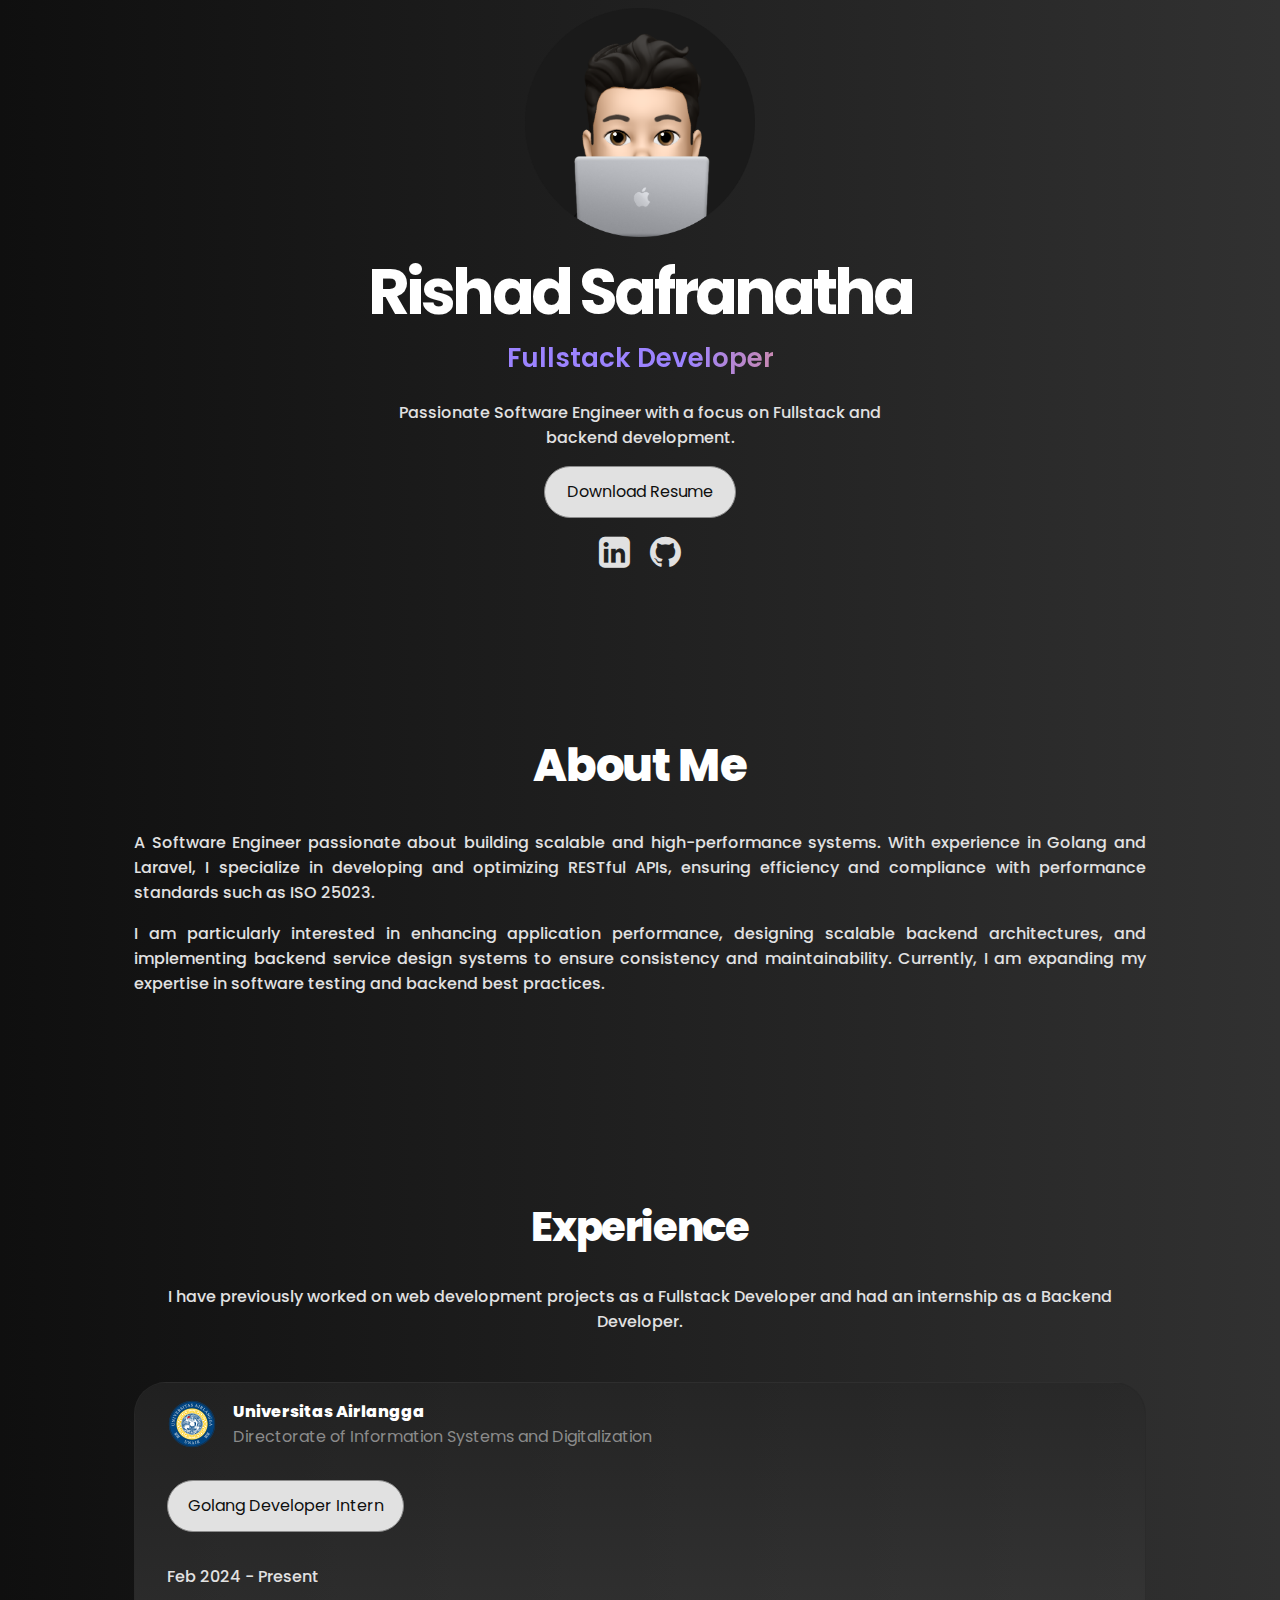
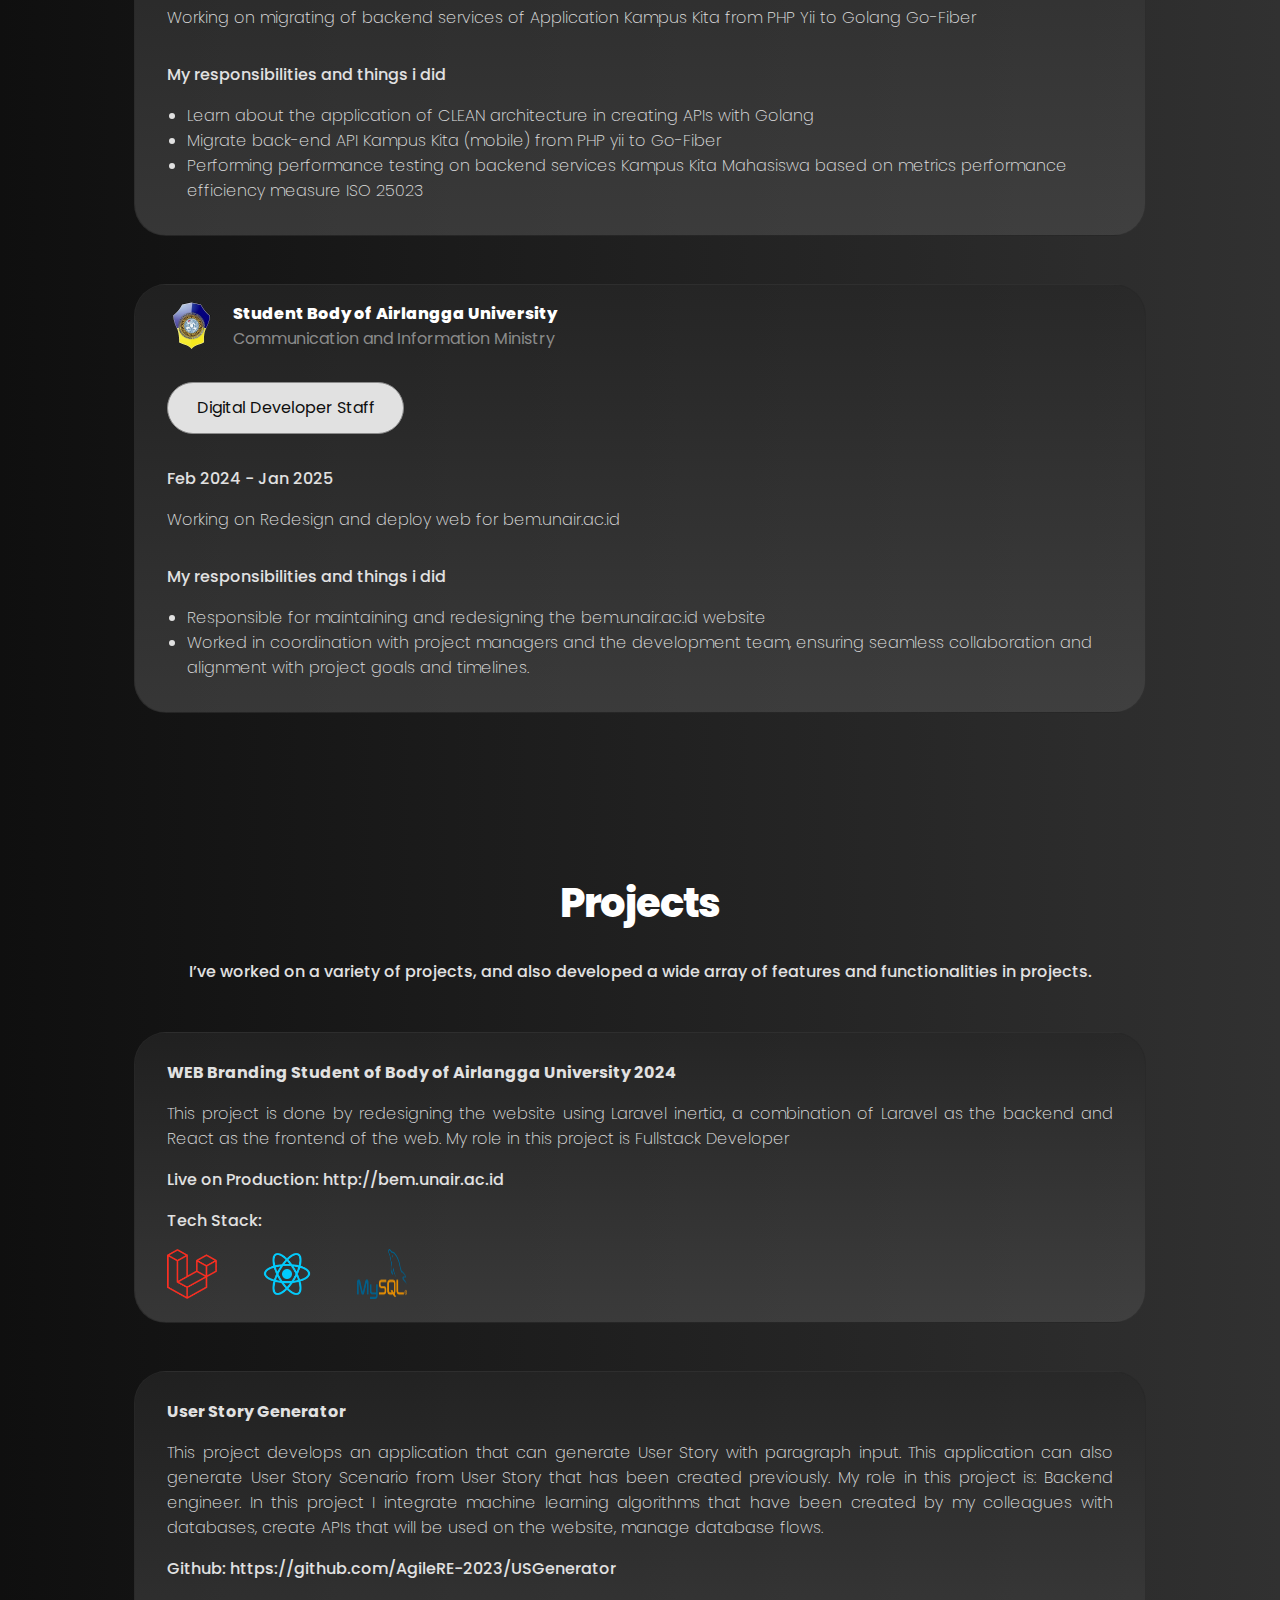
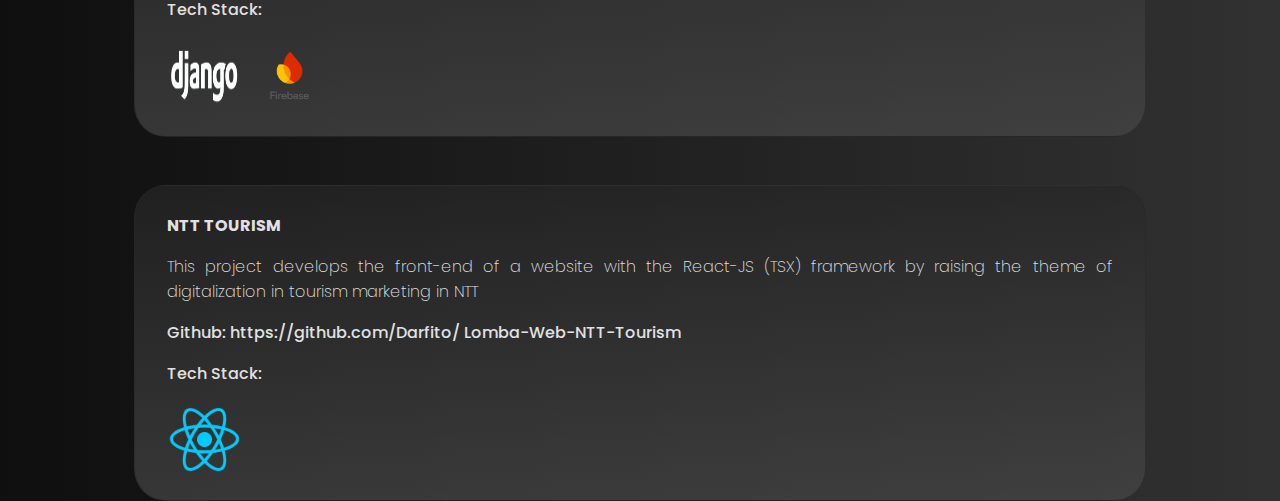
<file: index.html>
<!DOCTYPE html>
<html lang="en">
  <head>
    <meta charset="UTF-8" />
    <meta name="viewport" content="width=device-width, initial-scale=1.0" />
    <link rel="stylesheet" href="./index.css" />
    <link rel="stylesheet" href="https://cdnjs.cloudflare.com/ajax/libs/font-awesome/4.7.0/css/font-awesome.min.css">
    <title>Portfolio Web Rishad</title>
  </head>
  <body>
    <div class="herosection">
      <div class="nama">
        <img class="imgHero" src="./assets/Me.png" alt="" />
        <h1>Rishad Safranatha</h1>
        <h2 class="position">Fullstack Developer</h2>
        <p>
          Passionate Software Engineer with a focus on Fullstack and backend
          development. 
        </p>
      </div>
      <a href="https://drive.google.com/file/d/1zSX6QaRSvVbNTtlCmKvnaLscLuWtD4Uf/view?usp=sharing">
        <div class="downloadResume">
          <p>Download Resume</p>
        </div>

      </a>
      <div class="sosmed">
        <a href="https://www.linkedin.com/in/rishad-safranatha/"><i class="fa fa-linkedin-square" style="font-size:36px"></i></a>
        <a href="https://github.com/safranatha"><i class="fa fa-brands fa-github" style="font-size:36px; padding-left: 1rem;"></i></a>
      </div>
    </div>

    <div class="aboutmeSection">
      <div class="aboutme">
        <h1>About Me</h1>
      </div>
      <div class="aboutmeText">
        <p>
          A Software Engineer passionate about building scalable and
          high-performance systems. With experience in Golang and Laravel, I
          specialize in developing and optimizing RESTful APIs, ensuring
          efficiency and compliance with performance standards such as ISO
          25023.
        </p>
        <p>
          I am particularly interested in enhancing application performance,
          designing scalable backend architectures, and implementing backend
          service design systems to ensure consistency and maintainability.
          Currently, I am expanding my expertise in software testing and backend
          best practices.
        </p>
      </div>
    </div>

    <br />

    <div class="experienceSection">
      
      <div class="experienceTitle">
        <h1>Experience</h1>
      </div>


      <div class="experience">
        <p class="experienceText">
          I have previously worked on web development projects as a Fullstack
          Developer and had an internship as a Backend Developer.
        </p>

        <div class="experience1">
          <div class="experienceOrganization">
            <div class="logoOrg">
              <img src="./assets/Logo-Branding-UNAIR-biru.png" alt="" />
            </div>
            <div class="nameOrg">
              <h1>Universitas Airlangga</h1>
              <p>Directorate of Information Systems and Digitalization</p>
            </div>
          </div>
          <div class="experienceRole">
            <p>Golang Developer Intern</p>
          </div>
          <div class="experienceDetail">
            <div class="experienceDetailDate">
              <p>Feb 2024 - Present</p>
            </div>
            <div class="experienceDetailWork">
              <p>
                Working on migrating of backend services of Application
                Kampus Kita from PHP Yii to Golang Go-Fiber
              </p>
            </div>
            <div class="experienceDetailResponsibility">
              <p class="responsibilityTitle">
                My responsibilities and things i did
              </p>
              <ul class="responsibilityList">
                <li>
                  Learn about the application of CLEAN architecture in creating
                  APIs with Golang
                </li>
                <li>
                  Migrate back-end API Kampus Kita (mobile) from PHP yii to
                  Go-Fiber
                </li>
                <li>
                  Performing performance testing on backend services Kampus Kita
                  Mahasiswa based on metrics performance efficiency measure ISO
                  25023
                </li>
              </ul>
            </div>
          </div>
        </div>

        <div class="experience1">
          <div class="experienceOrganization">
            <div class="logoOrg">
              <img src="./assets/bem.png" alt="" />
            </div>
            <div class="nameOrg">
              <h1>Student Body of Airlangga University</h1>
              <p>
                Communication and Information Ministry</p>
            </div>
          </div>
          <div class="experienceRole">
            <p>Digital Developer Staff</p>
          </div>
          <div class="experienceDetail">
            <div class="experienceDetailDate">
              <p>Feb 2024 - Jan 2025</p>
            </div>
            <div class="experienceDetailWork">
              <p>
                Working on Redesign and deploy web for bem.unair.ac.id
              </p>
            </div>
            <div class="experienceDetailResponsibility">
              <p class="responsibilityTitle">
                My responsibilities and things i did
              </p>
              <ul class="responsibilityList">
                <li>
                  Responsible for maintaining and redesigning the bem.unair.ac.id website
                </li>
                <li>
                  Worked in coordination with project managers and the development team, ensuring seamless collaboration and alignment with project goals and timelines.
                </li>
              </ul>
            </div>
          </div>
        </div>


      </div>

    </div>

    <div class="projectSection">
      <div class="projectTitle">
        <h1>Projects</h1>
      </div>

      <div class="projects">
        <p class="experienceText">
          I’ve worked on a variety of projects, and also developed a wide array of features and functionalities in projects.
        </p>

        <div class="project1">
          <!-- nama project -->
          <h1>WEB Branding Student of Body of Airlangga University 2024</h1>
          <p>This project is done by redesigning the website using Laravel inertia, a combination of Laravel as the backend and React as the frontend of the web. My role in this project is Fullstack Developer</p>
          <p style="text-align: left; font-weight: 500;">Live on Production: <a href="http://bem.unair.ac.id">http://bem.unair.ac.id</a></p>
          <p style="font-weight: 500;">Tech Stack:</p>
          <div class="projectTechstackWrap">
            <div class="projectTechstack1"><img src="assets/laravel.png" alt=""></div>
            <div class="projectTechstack2"><img src="assets/react.png" alt=""></div>
            <div class="projectTechstack3"><img src="assets/sql.png" alt=""></div>
          </div>
        </div>

        <div class="project1">
          <!-- nama project -->
          <h1>User Story Generator</h1>
          <p>This project develops an application that can generate User Story with paragraph input. This application can also generate User Story Scenario from User Story that has been created previously. My role in this project is: Backend engineer. In this project I integrate machine learning algorithms that have been created by my colleagues with databases, create APIs that will be used on the website, manage database flows.</p>
          <p style="text-align: left; font-weight: 500;">Github: <a href="
            https://github.com/AgileRE-2023/USGenerator">https://github.com/AgileRE-2023/USGenerator</a></p>
          <p style="font-weight: 500;">Tech Stack:</p>
          <div class="projectTechstackWrap1">
            <div class="projectTechstack1"><img src="assets/django.png" alt="" style="width: 75px; height: 75px;"></div>
            <div class="projectTechstack2"><img src="assets/firebase.png" alt="" style="width: 75px; height: 75px;"></div>
          </div>
        </div>
        
        <div class="project1">
          <!-- nama project -->
          <h1>NTT TOURISM</h1>
          <p>This project develops the front-end of a website with the React-JS (TSX) framework by raising the theme of digitalization in tourism marketing in NTT</p>
          <p style="text-align: left; font-weight: 500;">Github: <a href="
            https://github.com/Darfito/Lomba-Web-NTT-Tourism">https://github.com/Darfito/
            Lomba-Web-NTT-Tourism</a></p>
          <p style="font-weight: 500;">Tech Stack:</p>
          <div class="projectTechstackWrap1">
            <div class="projectTechstack1"><img src="assets/react.png" alt="" style="width: 75px; height: 75px;"></div>
            <!-- <div class="projectTechstack2"><img src="assets/firebase.png" alt="" style="width: 75px; height: 75px;"></div> -->
          </div>
        </div>


      </div>

    </div>

    <!-- <div class="footer">
      <h1>Lets get in touch</h1>
      <p>Open for collaboration or freelance work, you can contact me at</p>
      <div class="sosmedWrap">
        <div class="sosmed">Email: safranatha@gmail.com</div>
        <div class="sosmed">Linkedin: https://www.linkedin.com/in/rishad-safranatha/</div>
        <div class="sosmed">Github: https://github.com/safranatha</div>
      </div>
    </div> -->

  </body>
</html>
</file>
<file: index.css>
@import url('https://fonts.googleapis.com/css2?family=Poppins:ital,wght@0,100;0,200;0,300;0,400;0,500;0,600;0,700;0,800;0,900;1,100;1,200;1,300;1,400;1,500;1,600;1,700;1,800;1,900&display=swap');

body {
    /* background-color: #0F0F0F; */
    background-image: linear-gradient(to right, #0F0F0F , #313131);
    /* background-image: url('./bg2.jpg');
    background-size: 100%;
    background-repeat: no-repeat; */
    /* background-attachment: fixed; */
    background-size: cover;
    color: #E1E1E1;
    font-family: 'Poppins';
    text-align: center;
    /* width: 100vw; */
    height: 100vh;
}

/* p{
    color: #000;
} */

a{
    text-decoration: none;
}

/* start mobile first */

/* hero css */
.downloadResume {
    border: #8b8b8b 1px solid;
    background-color: #E1E1E1;
    border-radius: 3rem;
    width: 190px;
    height: 50px;
    display: flex;
    align-items: center;
    justify-content: center;
    margin-top: 1rem;
    color: #0F0F0F;
}

.sosmed{
    margin-top: 1rem;
}

.sosmed a{
    color: #E1E1E1;
}

.downloadResume p {
    margin: 0;
}

.nama img {
    width: 229.059px;
    height: 229.059px;
    flex-shrink: 0;
}

.nama p {
    margin: 0px;
    font-size: 16px;
    font-style: normal;
    font-weight: 500;
    line-height: normal;
    width: 80%;
    margin-left: auto;
    margin-right: auto;
    /* text-align: justify; */
}

.nama h1 {
    color: #FFF;
    font-size: 40px;
    font-style: normal;
    font-weight: 700;
    line-height: normal;
    letter-spacing: -3.805px;
    margin: 0;
    margin-left: 1rem;
    margin-right: 1rem;
}

.nama h2 {
    margin-top: 0;
}

.position {
    background: linear-gradient(95deg, #9C83FF 57.09%, #FF9051 87.74%);
    background-clip: text;
    -webkit-background-clip: text;
    -webkit-text-fill-color: transparent;
    font-style: normal;
    font-weight: 600;
    line-height: normal;
    margin-left: 1rem;
    font-size: 26.107px;
    margin-right: 1rem;
}

.herosection {
    display: flex;
    flex-direction: column;
    align-items: center;
}

/* end hero css */

/* About me css*/
.aboutmeSection{
    margin-top: 10rem;
}

.aboutme h1 {
    color: #FFF;
    /* font-family: Inter; */
    font-size: 40px;
    font-style: normal;
    font-weight: 800;
    line-height: normal;
    letter-spacing: -1.35px;
}


.aboutmeText {
    width: 80%;
    margin-left: auto;
    margin-right: auto;
}


.aboutmeText p {
    text-align: justify;
    /* font-family: Inter; */
    font-size: 16px;
    font-style: normal;
    font-weight: 500;
    line-height: normal;
}

/* end About me css */

/* experience section */
.experienceSection {
    margin-top: 10rem;
}

.experienceTitle h1 {
    color: #FFF;
    text-align: center;
    /* font-family: Inter; */
    font-size: 40px;
    font-style: normal;
    font-weight: 800;
    line-height: normal;
    letter-spacing: -1.35px;
}

.experience {
    text-align: justify;
    width: 80%;
    margin-left: auto;
    margin-right: auto;
}

.experienceText{
    font-weight: 500;
    text-align: justify;
}

/* .experience {
    margin: 0;
    margin-top: 3rem;
    text-align: left;

} */

.experienceOrganization {
    display: flex;
    text-align: left;

}

.nameOrg {
    margin-left: 1rem;
}

.nameOrg p {
    margin: 0px;
    color: #8b8b8b;
}

.nameOrg h1 {
    color: #FFF;
    /* text-align: center; */
    /* font-family: Inter; */
    font-size: 16px;
    font-style: normal;
    font-weight: 800;
    line-height: normal;
    margin: 0;
}


.experienceOrganization img {
    width: 50px;
    height: 50px;
}

.experienceRole {
    border: #8b8b8b 1px solid;
    background-color: #E1E1E1;
    border-radius: 3rem;
    width: 235px;
    height: 50px;
    display: flex;
    align-items: center;
    justify-content: center;
    margin-top: 1.5rem;
    color: #0F0F0F;
}

.experienceRole p {
    margin: 0;
}

.experienceDetailDate p{
    margin-top: 2rem;
    margin-bottom: 1rem;
    font-weight: 500;
}

.experienceDetailWork p{
    margin-top: 0;
    font-weight: 200;
    text-align: left;
    /* margin-top: 2rem; */
}

.experienceDetailResponsibility{
    margin-top: 2rem;
}

.experienceDetailResponsibility p{
    margin-top: 0;
}

.responsibilityTitle{
    font-weight: 500;
}

.responsibilityList{
    margin-top: 0;
    padding-left: 20px;
}

.responsibilityList li{
    font-weight: 200;
    text-align: left;
}

.experience1{
    margin-top: 3rem;
    padding: 1rem;
    /* padding-left: 2rem; */
    border: #292929aa 1px solid;
    border-radius: 2rem;
    background-image: linear-gradient(to bottom, #272727aa , #494949aa);
    /* background-color: #494949aa; */
    /* opacity: 0.8; */
}

/* end experience section */


/* project section */
.projectSection {
    margin-top: 10rem;
}

.projectTitle h1 {
    color: #FFF;
    text-align: center;
    /* font-family: Inter; */
    font-size: 40px;
    font-style: normal;
    font-weight: 800;
    line-height: normal;
    letter-spacing: -1.35px;
}

.projects{
    margin-left: auto;
    margin-right: auto;
    text-align: justify;
    width: 80%;
}

.project1{
    /* margin-top: 3rem; */
    margin-top: 3rem;
    padding: 1rem;
    border: #292929aa 1px solid;
    border-radius: 2rem;
    background-image: linear-gradient(to bottom, #272727aa , #494949aa);
}

.project1 img{
    width: 50px;
    height: 50px;
}

.project1 a{
    color: #E1E1E1;
}

.projectTechstackWrap{
    display: flex;
    justify-content: space-between;
    width: 15rem;
}

.projectTechstackWrap1{
    display: flex;
    justify-content: space-between;
    width: 10rem;
}


.project1 h1{
    font-size: 16px;
}

.project1 p{
    font-weight: 200;
}
/* end project section */

/* footer */
.footer{
    margin-top: 12rem;
    margin-left: auto;
    margin-right: auto;
    text-align: left;
    width: 80%;
    
}

.footer h1{
    color: #FFF;
    text-align: left;
    /* font-family: Inter; */
    font-size: 40px;
    font-style: normal;
    font-weight: 800;
    line-height: normal;
    letter-spacing: -1.35px;
}

.sosmedWrap{
    display: flex;
    flex-direction: column;
    /* align-items: flex-start; */
}


/* end mobile first */



/* tablet and above */
@media (min-width: 768px) {
    /* hero section */

    .nama h1 {
        font-size: 63.419px;
        margin: 0;
    }

    .position {
        font-size: 26.107px;
    }

    /* about me */
    .aboutme h1 {
        font-size: 45px;
    }

    /* experience */
    /* .experienceRole {
        width: 230px;
        height: 50px;
    }

    .experienceRole p {
        padding-left: 1rem;
        padding-right: 1rem;
    } */
    
    .experience1{
        padding-left: 2rem;
        padding-right: 2rem;
    }
    .experienceText {
        text-align: center;
    }

    /* projects */
    .project1{
        padding-left: 2rem;
        padding-right: 2rem;
    }
/* 
    .projectTechstack{
        width: 33%;
    } */
}

/* @media (min-width: 1024px){
    .projectTechstack{
        width: 30%;
    }
}

@media (min-width: 1440px){
    .projectTechstack{
        width: 20%;
    }
}
 */
</file>
